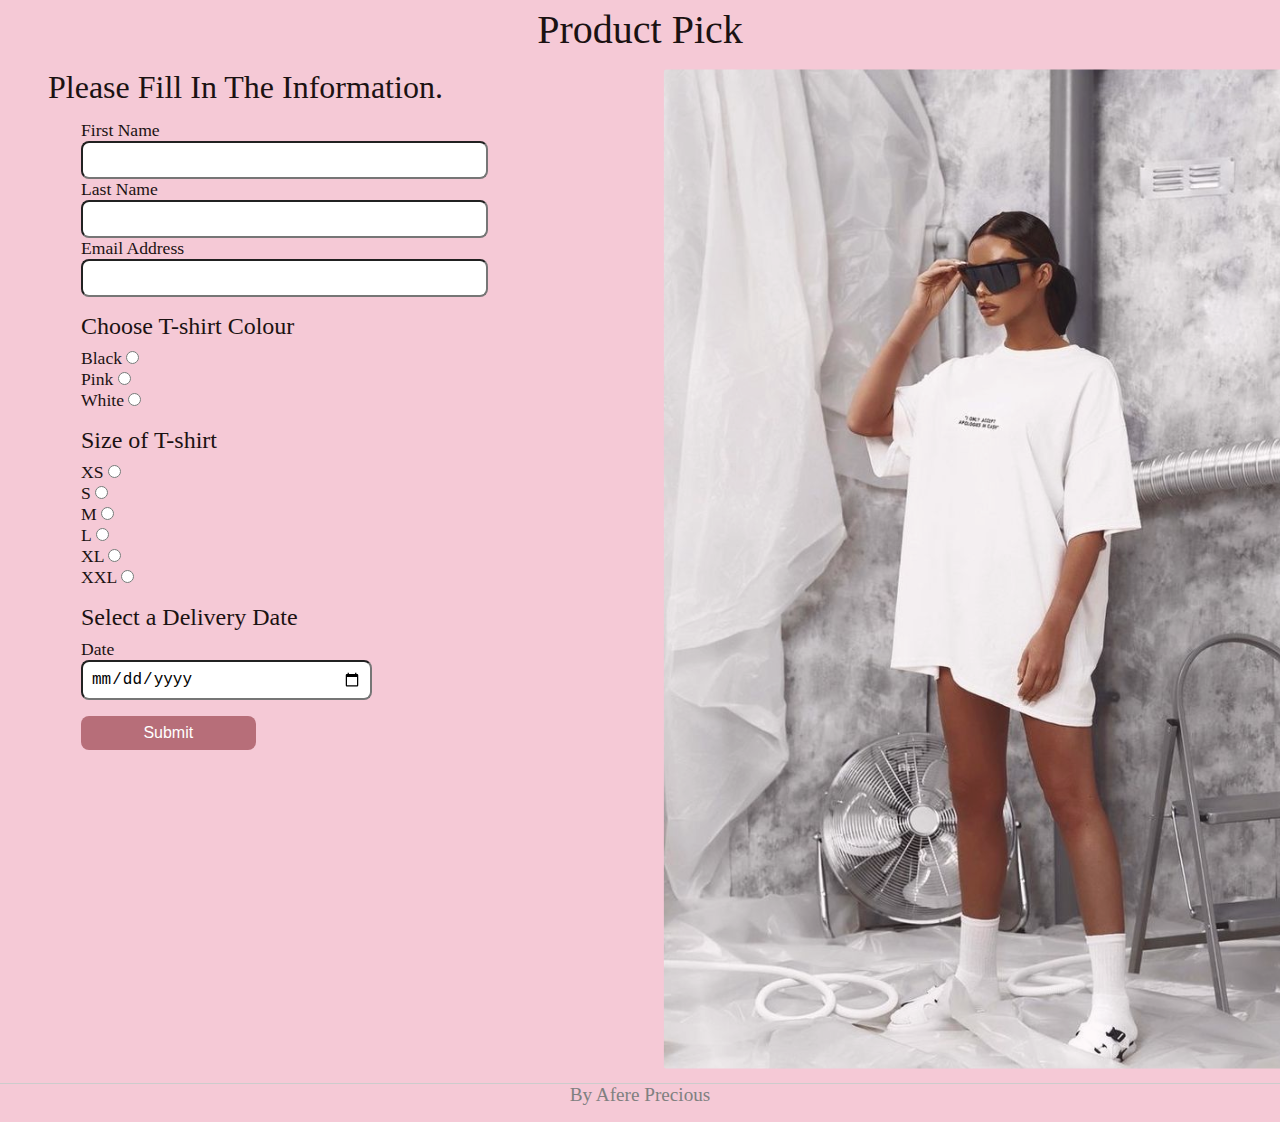
<file: Form-Controls/index.html>
<!DOCTYPE html>
<html lang="en">
  <head>
    <meta charset="utf-8" />
    <meta http-equiv="X-UA-Compatible" content="IE=edge" />
    <title>My form exercise</title>
    <meta name="description" content="" />
    <meta name="viewport" content="width=device-width, initial-scale=1" />
    <link rel="stylesheet" href="styles.css" />
  </head>
  <body>
    <header>
      <h1>Product Pick</h1>
    </header>
    <main>
        <h2>Please Fill In The Information.</h2>
      <div class="container">
      <form>
        <section class="form-section">
            <div class="firstname">
              <label for="firstname">First Name</label>
              <input type="text" name="firstname" id="firstname" required />
            </div>
            <div class="lastname">
              <label for="lastname">Last Name</label>
              <input type="text" name="lastname" id="lastname" required />
            </div>
            <div class="email">
              <label for="email">Email Address</label>
              <input type="email" name="email" id="email" required />
            </div>
            <div class="colour-tshirt">
              <h3>Choose T-shirt Colour</h3>
              <div>
                <label for="black">Black</label>
                <input type="radio" name="color-of-Tshirt" id="black" />
              </div>
              <div>
                <label for="Pink">Pink</label>
                <input type="radio" name="color-of-Tshirt" id="pink" />
              </div>
              <div>
                <label for="white">White</label>
                <input type="radio" name="color-of-Tshirt" id="white" />
              </div>
            </div>
            <div class="size-tshirt">
              <h3>Size of T-shirt</h3>
              <div>
                <label for="xs">XS</label>
                <input type="radio" name="size" id="xs" />
              </div>
              <div>
                <label for="s">S</label>
                <input type="radio" name="size" id="s" />
              </div>
              <div>
                <label for="m">M</label>
                <input type="radio" name="size" id="m" />
              </div>
              <div>
                <label for="l">L</label>
                <input type="radio" name="size" id="l" />
              </div>
              <div>
                <label for="xl">XL</label>
                <input type="radio" name="size" id="xl" />
              </div>
              <div>
                <label for="xxl">XXL</label>
                <input type="radio" name="size" id="xxl" />
              </div>
            </div>
            <div class="delivery-date">
              <h3>Select a Delivery Date</h3>
              <label for="date">Date</label>
              <input
                type="date"
                name="date"
                id="date"
                min="2024-09-26"
                max="2024-10-25"
                required
              />
            </div>
          <div>
            <button class="button" type="submit">Submit</button>
          </div>
        
      </form>
      </section>
      <div class="image-section"></div>
    </div>
    </main>
    <footer>
      <!-- change to your name-->
      <p>By Afere Precious<p>
    </footer>
  </body>
</html>
</file>
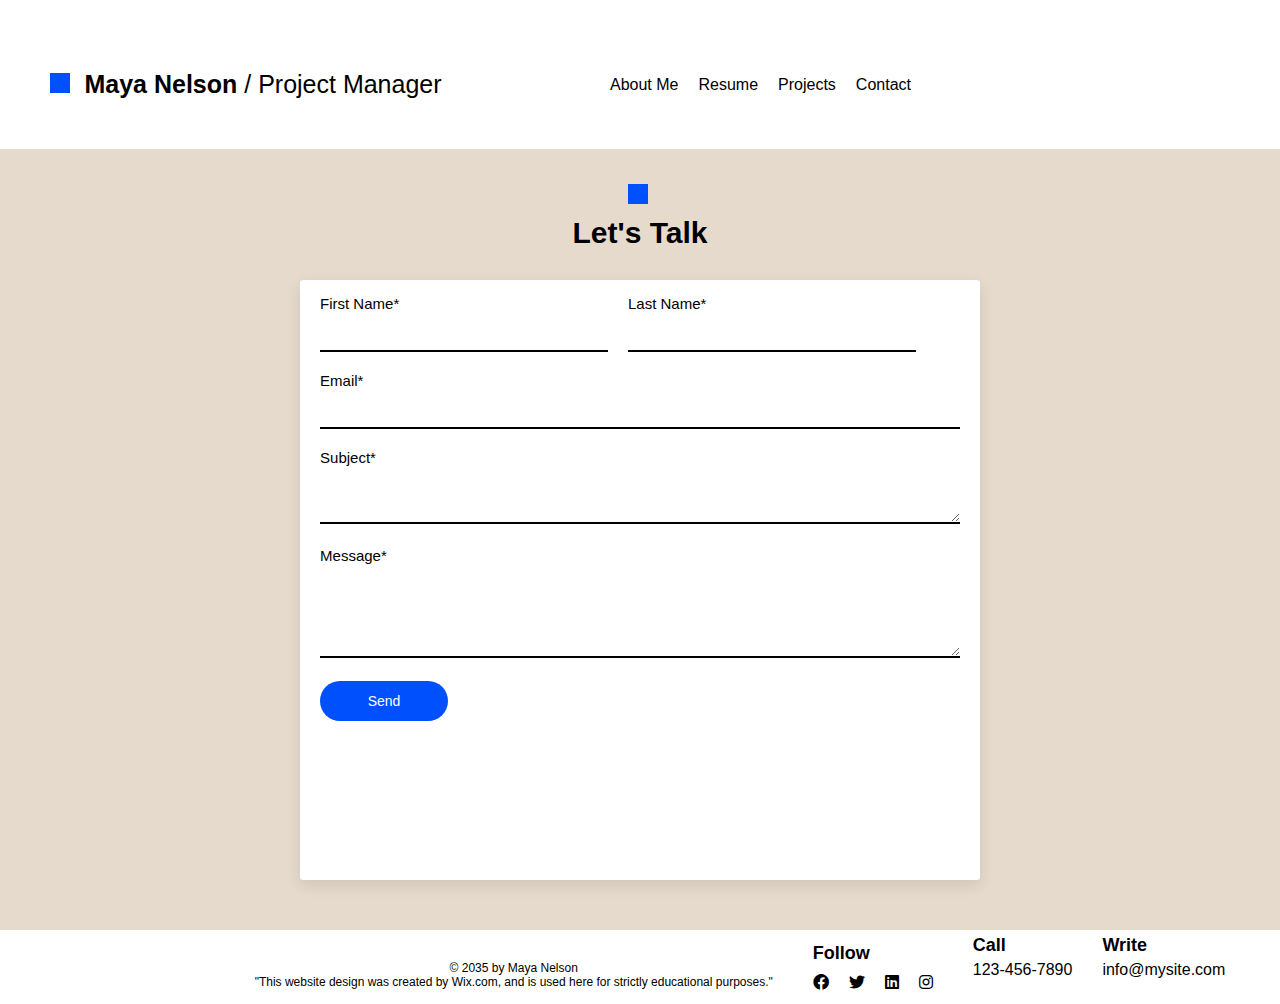
<file: MultiPage-Clone/contact.html>
<!DOCTYPE html>
<html lang="en">
  <head>
    <meta charset="UTF-8" />
    <meta name="viewport" content="width=device-width, initial-scale=1.0" />
    <title>Contact</title>
    <link
      rel="stylesheet"
      href="https://cdnjs.cloudflare.com/ajax/libs/font-awesome/6.0.0-beta3/css/all.min.css"
    />
    <link rel="stylesheet" href="https://fonts.google.com/specimen/Poppins  " />
    <link rel="stylesheet" href="https://fonts.google.com/specimen/Quicksand" />
    <link rel="stylesheet" href="css/main.css" />
  </head>
  <body class="body4">
    <header>
      <div class="header-left">
        <div class="square"></div>
        <h1>Maya Nelson <span> / Project Manager</span></h1>
        <p class="header-p">PROJECT MANAGER</p>
      </div>
      <label class="menu-icon" id="menuToggle">
        <a href="meun.html">
          <span></span>
          <span></span>
          <span></span>
        </a>
      </label>
      <nav id="menu">
        <ul>
          <li><a href="index.html">About Me</a></li>
          <li><a href="resume.html">Resume</a></li>
          <li><a href="projects.html">Projects</a></li>
          <li><a href="contact.html">Contact</a></li>
        </ul>
      </nav>
    </header>
    <main>
      <section>
        <div class="box-header">
        <div class="square6"></div>
        <div>
          <h2 class="contact-heading">Let's Talk</h2>
        </div>
    </div>
        <section class="form container">
          <form class="form-section" action="#" method="post" >
            <div class="full-name">
              <div class="firstname">
                <label for="first-name">First Name*</label>
                <input type="text" name="first-name" id="first-name" required />
              </div>
              <div class="last-name">
                <label for="last-name">Last Name*</label>
                <input type="text" name="last-name" id="last-name" required />
              </div>
            </div>
            <div class="email">
              <label for="email">Email*</label>
              <input type="email" name="email" id="email" required />
            </div>
            <div class="subject">
              <label for="subject">Subject*</label>
              <textarea
                id="subject"
                name="subject"
                rows="2"
                cols="25"
              ></textarea>
            </div>
            <div class="message">
              <label for="message">Message*</label>
              <textarea
                id="message"
                name="message"
                rows="4"
                cols="50"
              ></textarea>
            </div>
             <button type="submit">Send</button>
          </form>
        </section>
      </section>
       <!-- Contact Section -->
      <section class="contact-section">
        <div class="contact-info">
          <div class="call">
            <h3>Call</h3>
            <p>123-456-7890</p>
          </div>
          <div class="write">
            <h3>Write</h3>
            <p>info@mysite.com</p>
          </div>
        </div>

        <div class="contact-social">
          <h3 class="follow-contact">Follow</h3>
          <div class="social-media">
            <a href="#"
            ><i class="fa-brands fa-facebook fa-" style="color: black"></i>
          </a>
          <a href="#"
            ><i class="fa-brands fa-twitter fa" style="color: black"></i
          ></a>
          <a href="#"
            ><i class="fa-brands fa-linkedin fa" style="color: black"></i>
          </a>
          <a href="#"
            ><i class="fa-brands fa-instagram fa" style="color: black"></i>
          </a>
        </div>
          </div>
        </div>
        <!-- Footer Section -->
      <footer>
        <p>© 2035 by Maya Nelson</p>
        <p class="footer-p">"This website design was created by Wix.com, and is used here for strictly educational purposes."
</p>
      </footer>
      </section>

      

    </main>
  </body>
</html>
</file>
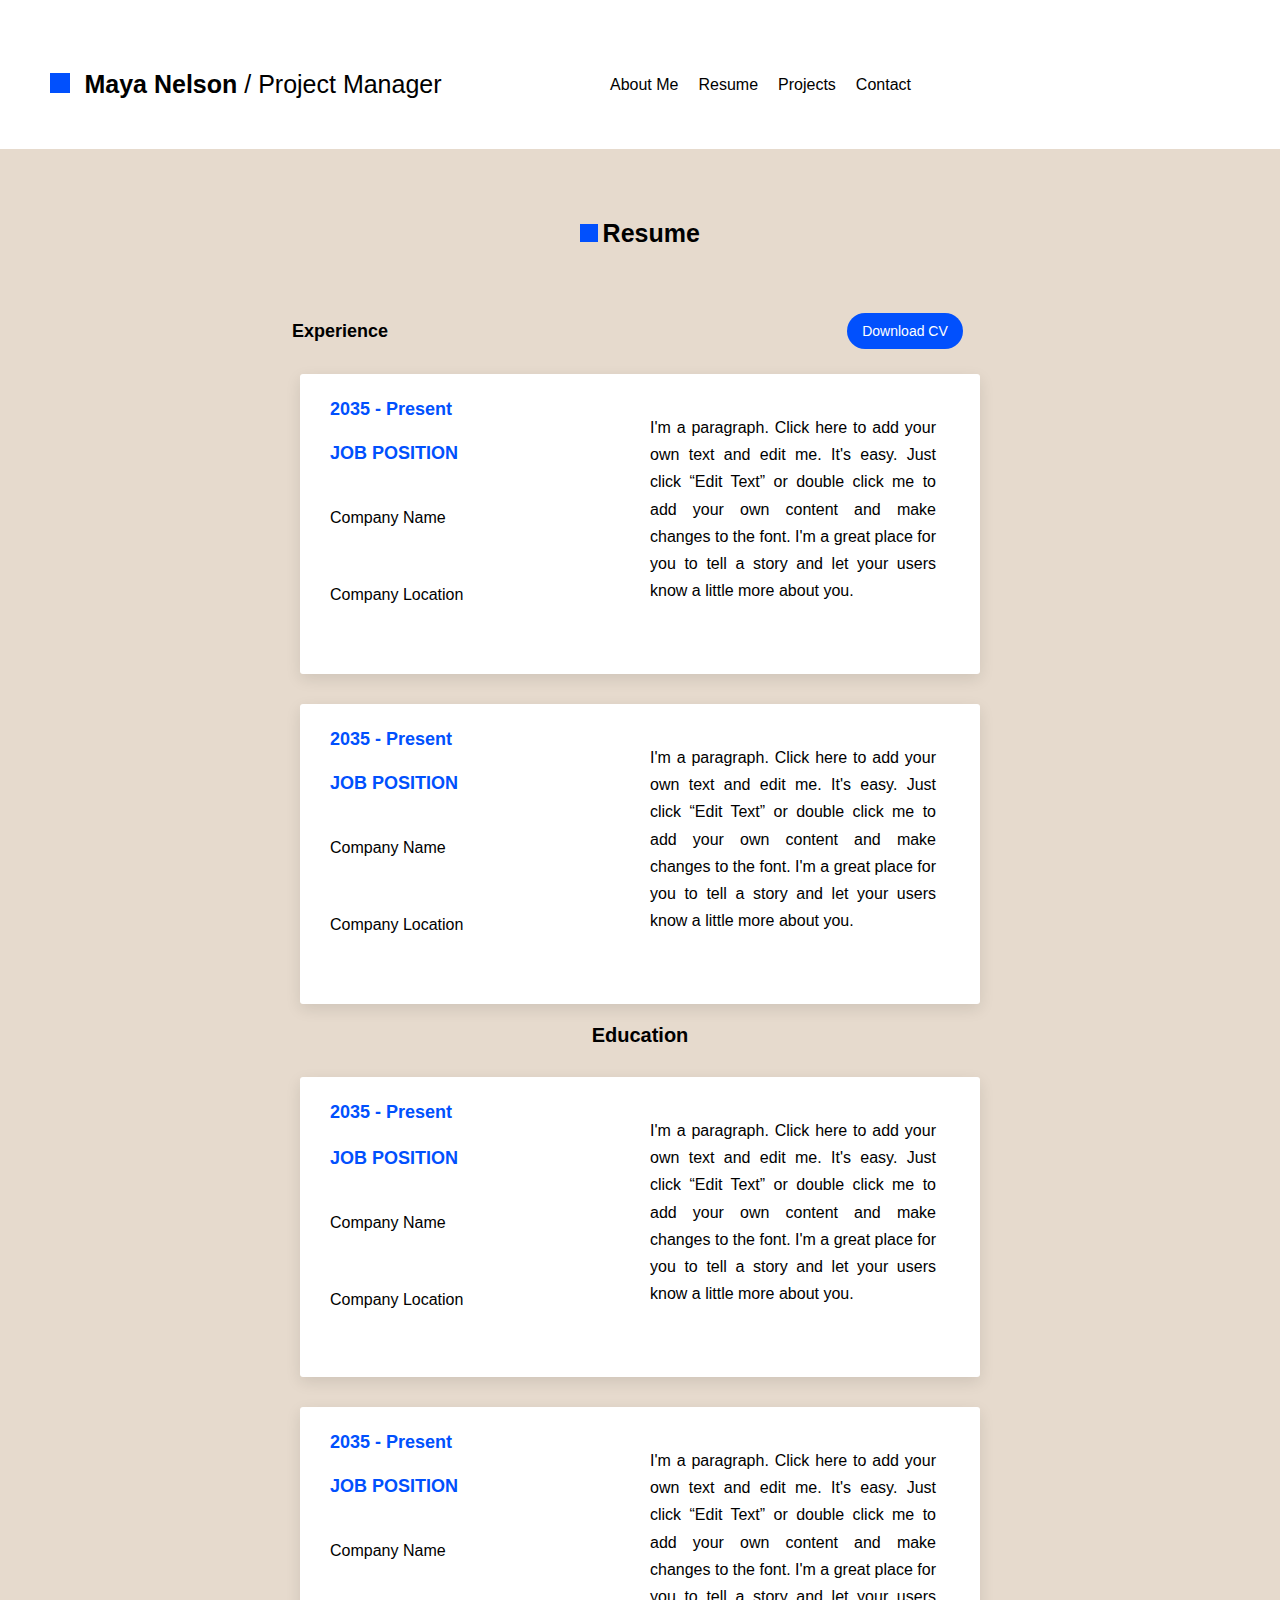
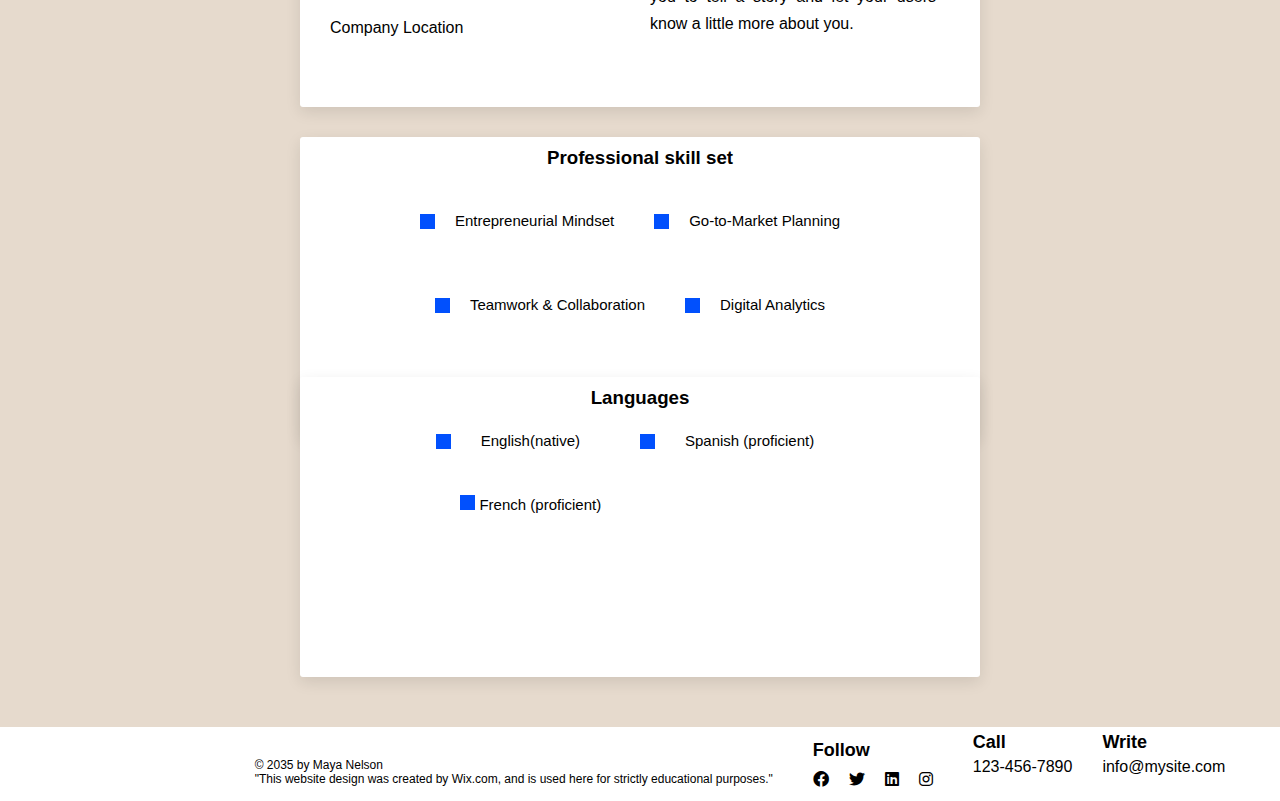
<file: MultiPage-Clone/resume.html>
<!DOCTYPE html>
<html lang="en">
  <head>
    <meta charset="UTF-8" />
    <meta name="viewport" content="width=device-width, initial-scale=1.0" />
    <title>Resume</title>
    <link rel="stylesheet" href="css/main.css" />
     <link
      rel="stylesheet"
      href="https://cdnjs.cloudflare.com/ajax/libs/font-awesome/6.0.0-beta3/css/all.min.css"
    />
    <link rel="stylesheet" href="https://fonts.google.com/specimen/Poppins  " />
    <link rel="stylesheet" href="https://fonts.google.com/specimen/Quicksand" />
  </head>
  <body class="body2">
    <header class="header-resume"> 
      <div class="header-left">
        <div class="square"></div>
        <h1>Maya Nelson<span> / Project Manager</span></h1>
        <p class="header-p">PROJECT MANAGER</p>
      </div>
      <label class="menu-icon" id="menuToggle">
        <a href="meun.html">
          <span></span>
          <span></span>
          <span></span>
        </a>
      </label>
      <nav id="menu">
        <ul>
          <li><a href="index.html">About Me</a></li>
          <li><a href="resume.html">Resume</a></li>
          <li><a href="projects.html">Projects</a></li>
          <li><a href="contact.html">Contact</a></li>
        </ul>
      </nav>
    </header>
    <main>
      <section class="resume-section">
        <span class="square2"></span>
        <h2>Resume</h2>
        <div class="experience">
          <div class="experience-text">Experience</div>
          <div class="resume-button">
            <a href="#">Download CV</a>
          </div>
        </div>
        <div class="first-paragraph">
            <div class="paragraph-flex">
           <h4 class="paragraph-h4"> 2035 - Present</h4>
           <h4>JOB POSITION</h4> 
           <p class="company-name">Company Name</p> 
           <p class="company-location">Company Location</p>
           </div>
           <div>
           <p> I'm a
            paragraph. Click here to add your own text and edit me. It's easy.
            Just click “Edit Text” or double click me to add your own content
            and make changes to the font. I'm a great place for you to tell a
            story and let your users know a little more about you.
          </p>
          </div>
        </div>
      <div class="first-paragraph">
            <div class="paragraph-flex">
           <h4 class="paragraph-h4"> 2035 - Present</h4>
           <h4>JOB POSITION</h4> 
           <p class="company-name">Company Name</p> 
           <p class="company-location">Company Location</p>
           </div>
           <div>
           <p> I'm a
            paragraph. Click here to add your own text and edit me. It's easy.
            Just click “Edit Text” or double click me to add your own content
            and make changes to the font. I'm a great place for you to tell a
            story and let your users know a little more about you.
          </p>
          </div>
        </div>
       
        <div>
          <div class="education">Education</div>
          <div class="first-paragraph">
            <div class="paragraph-flex">
           <h4 class="paragraph-h4"> 2035 - Present</h4>
           <h4 class="paragraph-h4">JOB POSITION</h4> 
           <p class="company-name">Company Name</p> 
           <p class="company-location">Company Location</p>
           </div>
           <div>
           <p> I'm a
            paragraph. Click here to add your own text and edit me. It's easy.
            Just click “Edit Text” or double click me to add your own content
            and make changes to the font. I'm a great place for you to tell a
            story and let your users know a little more about you.
          </p>
          </div>
        </div>
          <div class="first-paragraph">
            <div class="paragraph-flex">
           <h4 class="paragraph-h4"> 2035 - Present</h4>
           <h4>JOB POSITION</h4> 
           <p class="company-name">Company Name</p> 
           <p class="company-location">Company Location</p>
           </div>
           <div>
           <p> I'm a
            paragraph. Click here to add your own text and edit me. It's easy.
            Just click “Edit Text” or double click me to add your own content
            and make changes to the font. I'm a great place for you to tell a
            story and let your users know a little more about you.
          </p>
          </div>
        </div>
          <div class="resume-container">
            <div class="skills">
                <h3>Professional skill set</h3>
                <div class="resume1">
            <div class="square3"></div>
            <div class="items">Entrepreneurial Mindset</div><br/>
            <div class="square3"></div>
            <div class="items">Go-to-Market Planning</div><br/>
                </div>
                <div class="resume2">
            <div class="square3"></div>
            <div class="items">Teamwork & Collaboration</div><br/>
            <div class="square3"></div>
            <div class="items">Digital Analytics</div><br/>
            </div>
            </div>
            <div class="language">
                <h3>Languages</h3>
                <div class="language1">
                <div class="square3"></div>
                <div class="items">English(native)</div><br/>
                <div class="square3"></div>
                <div  class="items">Spanish (proficient)</div><br/>
                </div>
                <div class="french">
                <div class="square3"></div>
                <div class="items">French (proficient)</div><br/>
                </div>
            </div>
          </div>
        </div>
      </section>
       <section class="contact-section">
        <div class="contact-info">
          <div class="call">
            <h3>Call</h3>
            <p>123-456-7890</p>
          </div>
          <div class="write">
            <h3>Write</h3>
            <p>info@mysite.com</p>
          </div>
        </div>

        <div class="contact-social">
          <h3 class="follow">Follow</h3>
          <div class="social-media">
            <a href="#"
            ><i class="fa-brands fa-facebook fa-" style="color: black"></i>
          </a>
          <a href="#"
            ><i class="fa-brands fa-twitter fa" style="color: black"></i
          ></a>
          <a href="#"
            ><i class="fa-brands fa-linkedin fa" style="color: black"></i>
          </a>
          <a href="#"
            ><i class="fa-brands fa-instagram fa" style="color: black"></i>
          </a>
        </div>
          </div>
        </div>
         <footer>
            <div class="footer-resume">
        <p>© 2035 by Maya Nelson</p>
        <p class="footer-p">"This website design was created by Wix.com, and is used here for strictly educational purposes."</p>
        </div>
      </footer>
      </section>
    </main>
  </body>
</html>
</file>
<file: Form-Controls/styles.css>
/* universal styles */
* {
  padding: 0;
  margin: 0;
  box-sizing: border-box;
}
/*body*/
body {
  font-family: garamond, serif;
  margin: 0;
  padding: 0;
  color: #1b1212;
  background-color: #f5c9d6;
}
/*h1*/
h1 {
  margin-top: 0.4rem;
  text-align: center;
  margin-bottom: 1rem;
  font-size: 2.5rem;
  font-weight: 500;
}
/*h2*/
h2 {
  margin-top: 0.7rem;
  margin-bottom: 0.8rem;
  margin-left: 3rem;
  font-weight: 500;
  font-size: 2rem;
}
/*wrapper*/
.container {
  display: grid;
  grid-template-columns: 1fr 1fr;
  margin-left: 3rem;
  gap: 2rem;
  padding-left: 2rem;
  padding-bottom: 2rem;
  align-items: start;
}
/*Form*/
.form-section {
  display: flex;
  flex-direction: column;
  border: 1px solid transparent;
  height: 100vh;
  font-size: 1.1rem;
}

.form-section form {
  display: grid;
  grid-template-columns: 1fr;
  row-gap: 1.5rem;
}

form h3 {
  margin-bottom: 0.5rem;
}
.colour-tshirt h3 {
  margin-top: 1rem;
  font-size: 1.5rem;
  font-weight: 400;
}
.colour-tshirt input {
  accent-color: #b76e79;
}

.size-tshirt h3 {
  margin-top: 1rem;
  font-size: 1.5rem;
  font-weight: 400;
}
.size-tshirt input {
  accent-color: grey;
}
.delivery-date h3 {
  margin-top: 1rem;
  font-size: 1.5rem;
  font-weight: 400;
}
.input [type="date"] {
  margin-top: 2rem;
}
form label {
  margin-bottom: 0.4rem;
}
.firstname {
  width: 70%;
}
.lastname {
  width: 70%;
}
.email {
  width: 70%;
}
.delivery-date {
  width: 50%;
}
.button {
  width: 30%;
  margin-top: 1rem;
}
input[type="text"],
input[type="email"],
input[type="date"],
button {
  width: 100%;
  padding: 0.5rem;
  font-size: 1rem;
  border-radius: 8px;
}

button {
  cursor: pointer;
  background-color: #b76e79;
  color: white;
  border: none;
}

.image-section {
  background-image: url(image/Оверсайз.jpeg);
  background-position: left center;
  background-repeat: no-repeat;
  background-size: cover;
  background-blend-mode: multiply;
  height: 100vh;
  max-width: 100%;
  width: 100%;
  z-index: -1;
  border-radius: 2px;
  transform: scale(1.11);
  opacity: 0.9;
}
/*footer*/
footer {
  text-align: center;
  margin-top: 2rem;
  margin-bottom: 1rem;
  font-weight: 400;
  font-size: 1.2rem;
  color: #808080;
  border-top: 1px solid #ccc;
}
/*media query for screen 768px*/
@media screen and (max-width: 768px) {
  .image-section {
    display: none;
  }

  body {
    background-image: url(image/Оверсайз.jpeg);
    background-size: cover;
    background-position: center;
    background-repeat: no-repeat;
    height: 100vh;
    color: #1b1212;
  }
  label {
    font-size: 1.3rem;
  }
  .firstname {
    width: 100%;
  }
  .lastname {
    width: 100%;
  }
  .email {
    width: 100%;
  }
  .delivery-date {
    width: 80%;
  }
  .button {
    width: 38%;
  }
  h3 {
    font-size: 1.8rem;
  }
  footer {
    font-size: 1.3rem;
    margin: 0;
    padding: 0;
    bottom: 5rem;
    text-align: center;
  }
}
/*media query for screen 1000px*/
@media screen and (max-width: 1000px) {
  label {
    font-size: 1.3rem;
  }
  .image-section {
    width: 100%;
  }
}
</file>
<file: MultiPage-Clone/css/main.css>
/* Reset default browser styles */
* {
  margin: 0;
  padding: 0;
  box-sizing: border-box;
}

/* Root variables for colors */
:root {
  --Dark-beige: #e6dacd;
  --Light-beige: #f4ece6;
  --Royal-blue: #0150fd;
  --Black: #000;
  --White: #fff;
  --heading-text: "Poppins", sans-serif;
  --body-text: "Quicksand", sans-serif;
}

/* Body and general styles */
body {
  font-family: var(--body-text);
  background-color: var(--White);
  display: flex;
  flex-direction: column;
  align-items: center;
  max-width: 100%;
}

/* Header section */
header {
  width: 100%;
  display: flex;
  justify-content: space-between;
  align-items: center;
  padding: 10px;
}
.square {
  width: 15px;
  height: 15px;
  display: inline-block;
  background-color: var(--Royal-blue);
}

.header-left h1 {
  display: inline-block;
  font-size: 20px;
  font-family: var(--heading-text);
  margin-top: 20px;
}
.header-left span {
  display: none;
}
.header-p {
  margin-top: 10px;
  margin-bottom: 10px;
  font-weight: normal;
  font-size: 14px;
}

/* Menu Icon Container */
.menu-icon {
  display: inline-block;
  cursor: pointer;
  z-index: 1001;
}

/* Each Line of the Hamburger */
.menu-icon span {
  display: block;
  width: 30px;
  height: 3px;
  background-color: var(--Royal-blue);
  margin: 6px 0;
  transition: 0.4s;
}

/* Menu items,  hidden */
#menu {
  display: none;
  position: absolute;
  z-index: 1000;
}

#menu.active {
  display: inline;
}

#menu ul {
  list-style-type: none;
  padding: 0;
}

#menu ul li {
  margin: 10px 0;
}

#menu ul li a {
  text-decoration: none;
  font-size: 16px;
  color: var(--Black);
}

/* Main layout */
main {
  width: 100%;
  display: flex;
  flex-direction: column;
  align-items: center;
}

/* Profile Card */
.profile-card {
  position: relative;
  z-index: 10;
  margin-top: 25px;
  height: 350px;
  width: 90%;
  max-width: 400px;
  background-color: var(--Light-beige);
  border-radius: 3px;
  box-shadow: 0 5px 15px rgba(0, 0, 0, 0.1);
  text-align: center;
  margin-bottom: 20px;
  margin-left: 15px;
}

.profile-img img {
  width: 120px;
  height: 120px;
  border-radius: 50%;
  object-fit: cover;
  margin-top: 5px;
  margin-bottom: 20px;
}

.profile-header h2 {
  font-size: 24px;
  font-weight: bold;
  margin-bottom: 5px;
  font-family: var(--heading-text);
}

.profile-header p {
  font-size: 16px;
  margin-bottom: 10px;
}

.profile-header hr {
  border: 1px solid var(--Royal-blue);
  width: 30%;
  margin: 10px auto;
}

/* Buttons */
.profile-buttons {
  margin: 20px 0;
}

.profile-buttons .btn {
  text-decoration: none;
  padding: 10px 20px;
  border-radius: 20px;
  font-family: var(--heading-text);
  display: inline-block;
}

.resume-btn {
  background-color: var(--Royal-blue);
  color: var(--White);
}

.projects-btn {
  background-color: var(--White);
  color: var(--Black);
  border: 1px solid var(--Black);
}
.profile-btn a {
  display: none;
}
/* Social media icons */
.social-icons {
  margin-top: 20px;
  background-color: var(--White);
  display: flex;
  justify-content: center;
  gap: 3px;
  align-items: center;
  padding: 12px;
}

.social-icons a {
  margin: 0 5px;
}

.social-icons img {
  width: 25px;
  height: 25px;
}

/* Hello Section */
.hello-section {
  position: relative;
  z-index: 1;
  width: 100%;
  background-color: var(--Dark-beige);
  text-align: center;
  margin-top: 20px;
  height: 800px;
  margin-top: -150px;
}

.hello-section h1 {
  text-align: left;
  margin-left: 10px;
  font-size: 40px;
  font-weight: 600;
  font-family: var(--heading-text);
  margin-top: 20px;
  padding-top: 200px;
}

.hello-section .intro {
  font-size: 19px;
  font-weight: 600;
  margin: 15px 10px;
  text-align: left;
  font-family: var(--body-text);
}

.hello-section .description {
  font-family: var(--body-text);
  font-size: 18px;
  line-height: 1.6;
  font-weight: 300;
  margin-bottom: 20px;
  padding: 0 10px;
  width: 280px;
  padding-left: 15px;
  text-align: justify;
  width: 100%;
}
.paragraph {
  font-family: var(--body-text);
  font-size: 18px;
  line-height: 1.6;
  font-weight: 300;
  padding: 10px 10px;
  width: 100%;
  text-align: justify;
  padding: 0 10px;
  margin-top: 5px;
}

/* Contact Section */
.contact-section {
  width: 100%;
  background-color: var(--White);
  padding: 20px;
  position: relative;
}

.contact-info {
  display: flex;
  justify-content: space-between;
  margin-bottom: 20px;
}

.contact-info h3 {
  font-size: 18px;
  font-family: var(--heading-text);
  font-weight: 600;
  font-family: var(--body-text);
  margin-bottom: 5px;
}

.contact-info p {
  font-size: 16px;
  font-weight: 300;
  font-family: var(--body-text);
}

/* Contact Social Media Section */
.contact-social h3 {
  text-align: start;
  font-size: 18px;
  margin-bottom: 10px;
  font-weight: 600;
  font-family: var(--body-text);
}

.social-media {
  display: flex;
  justify-content: start;
  align-items: center;
  gap: 20px;
}

.social-media a img {
  width: 25px;
  height: 25px;
}

/* Footer */
footer {
  margin-top: 20px;
  font-size: 10px;
  color: var(--Black);
  font-family: var(--body-text);
  font-weight: 300;
  margin-left: 5px;
  margin-bottom: 5px;
}
/*About me menu dropdown section*/
.body {
  box-sizing: border-box;
  background-color: var(--Light-beige);
  border-radius: 8px;
}
.menu-header {
  background-color: transparent;
}
.menu-toggle {
  display: inline-block;
  cursor: pointer;
  position: relative;
  width: 35px;
  height: 35px;
}

.x-bar1,
.x-bar2 {
  position: absolute;
  background-color: var(--Black);
  height: 4px;
  width: 100%;
  top: 50%;
  left: 0;
  transform-origin: center;
  transition: transform 0.4s;
}

.x-bar1 {
  transform: rotate(45deg); /* Top-right to bottom-left */
}

.x-bar2 {
  transform: rotate(-45deg); /* Top-left to bottom-right */
}

.menu-section2 ul {
  display: flex;
  justify-content: space-between;
  flex-direction: column;
  margin-top: 60px;
  gap: 40px;
  list-style: none;
}
.menu-section2 li a {
  text-decoration: none;
  font-family: var(--body-text);
  font-weight: 600;
  font-size: 2.5rem;
  color: var(--Black);
}
.menu-section2 li a:hover {
  color: var(--Royal-blue);
  transition: 0.3s ease;
  cursor: pointer;
}
/*Resume section*/
.body2 {
  background-color: var(--Dark-beige);
}
header {
  background-color: var(--White);
  overflow: hidden;
}
.resume-section {
  margin-top: 70px;
  text-align: center;
}
.resume-section h2 {
  display: inline-block;
  font-size: 25px;
  font-family: var(--heading-text);
}
.square2 {
  width: 18px;
  height: 18px;
  display: inline-block;
  background-color: var(--Royal-blue);
}
.experience {
  display: flex;
  justify-content: space-between;
  align-items: center;
  gap: 30px;
  margin-top: 70px;
}
.experience a {
  text-decoration: none;
  width: 30%;
  padding: 10px 15px;
  background-color: var(--Royal-blue);
  color: var(--White);
  border: none;
  cursor: pointer;
  font-size: 14px;
  font-family: var(--body-text);
  font-weight: 300;
  border-radius: 30px;
  transition: background-color 0.3s ease;
  text-align: center;
  margin-right: 10px;
}
.experience-text {
  font-family: var(--body-text);
  font-weight: 600;
  font-size: 18px;
  margin-left: 12px;
}
.experience-text a {
  font-family: var(--body-text);
  font-size: 13px;
  font-weight: 300;
}
.first-paragraph {
  position: relative;
  z-index: 10;
  margin-top: 25px;
  height: 350px;
  max-width: 400px;
  background-color: var(--White);
  border-radius: 3px;
  box-shadow: 0 5px 15px rgba(0, 0, 0, 0.1);
  text-align: center;
  margin-bottom: 20px;
  margin: 5px 20px;
}
.first-paragraph p {
  font-family: var(--body-text);
  font-size: 16px;
  line-height: 1.4;
  font-weight: 300;
  margin: 0;
  width: 100%;
  text-align: justify;
  padding: 10px 10px;
}
.education {
  font-family: var(--body-text);
  font-weight: 600;
  font-size: 20px;
  margin-top: 20px;
  text-align: center;
}
h4 {
  font-family: var(--body-text);
  font-weight: 600;
  font-size: 20px;
  margin-top: 5px;
  text-align: center;
  padding-top: 5px;
}
.skills {
  position: relative;
  z-index: 10;
  margin-top: 25px;
  height: 350px;
  max-width: 400px;
  background-color: var(--White);
  border-radius: 3px;
  box-shadow: 0 5px 15px rgba(0, 0, 0, 0.1);
  text-align: center;
  margin-bottom: 20px;
  margin: 0 20px;
  margin-top: 30px;
  padding-top: 10px;
}
.square3 {
  width: 15px;
  height: 15px;
  display: inline-block;
  background-color: var(--Royal-blue);
}
.items {
  display: inline-block;
  font-size: 15px;
  font-family: var(--body-text);
  font-weight: 300;
  line-height: 4rem;
  text-align: justify;
}
.language {
  position: relative;
  z-index: 10;
  margin-top: 25px;
  height: 350px;
  max-width: 400px;
  background-color: var(--White);
  border-radius: 3px;
  box-shadow: 0 5px 15px rgba(0, 0, 0, 0.1);
  text-align: center;
  margin-bottom: 20px;
  margin: 0 20px;
  margin-top: 30px;
  margin-bottom: 50px;
  padding-top: 10px;
}
.follow {
  text-align: start;
  font-size: 18px;
  margin-bottom: 10px;
  font-weight: 600;
  font-family: var(--body-text);
}
.first-paragraph span {
  color: var(--Royal-blue);
  font-weight: 600;
}
/*Projects Section*/
.body3 {
  background-color: var(--Dark-beige);
}
.project-section {
  margin-top: 70px;
  text-align: center;
}
.project-section h2 {
  display: inline-block;
  font-size: 25px;
  font-family: var(--heading-text);
}
.project-text {
  font-family: var(--body-text);
  font-size: 16px;
  line-height: 1.7;
  font-weight: 300;
  margin: 0;
  padding: 0;
  width: 100%;
  padding: 0 10px;
  margin-top: 5px;
}
.project-text p {
  max-width: 800px;
}
.project-container {
  display: grid;
  grid-template-columns: 1fr;
  grid-template-rows: 1fr;
  position: relative;
  z-index: 10;
  margin-top: 30px;
  margin-bottom: 5px;
  margin-left: 5%;
  margin-right: 3%;
  height: auto;
  width: 90%;
  background-color: var(--White);
  border-radius: 3px;
  box-shadow: 0 5px 15px rgba(0, 0, 0, 0.1);
  text-align: center;
}
.project-image img {
  width: 100%;
  height: 100%;
  margin: 0;
  padding: 0;
}

h4 {
  font-size: 18px;
  font-weight: 600;
  font-family: var(--body-text);
  text-align: start;
  color: var(--Royal-blue);
  margin-top: 18px;
  margin-left: 10px;
}
.sub-title {
  font-size: 12px;
  font-family: var(--body-text);
  text-align: start;
  font-weight: 600;
  margin-left: 25px;
}
.square5 {
  width: 10px;
  height: 45px;
  background-color: var(--Royal-blue);
  margin-top: 15px;
}
.project1 {
  display: flex;
  align-items: center;
}
.project-container .paragraph {
  margin-top: 20px;
}
.contact-section {
  margin-top: 40px;
}
/*Form-section*/
.body4 {
  display: flex;
  justify-content: center;
  align-items: center;
  background-color: var(--Dark-beige);
}
.square6 {
  width: 20px;
  height: 20px;
  display: inline-block;
  background-color: var(--Royal-blue);
  margin-top: 30px;
  margin-right: 5px;
}
.box-header {
  display: flex;
  flex-direction: column;
  align-items: center;
  padding-top: 5px;
}
.contact-heading {
  padding-top: 12px;
  font-size: 30px;
  font-family: var(--heading-text);
}
.form-section {
  position: relative;
  z-index: 10;
  margin-top: 25px;
  height: 600px;
  max-width: 400px;
  background-color: var(--White);
  border-radius: 3px;
  box-shadow: 0 5px 15px rgba(0, 0, 0, 0.1);
  text-align: start;
  margin-bottom: 20px;
  margin: 0 20px;
  margin-top: 30px;
  margin-bottom: 50px;
  padding: 15px 20px;
  font-family: var(--body-text);
  font-size: 15px;
}
.form-section input,
.form-section textarea {
  border: none;
  border-bottom: 2px solid var(--Black);
  margin-bottom: 20px;
  padding: 10px;
  font-size: 16px;
  background-color: transparent;
  outline: none;
  width: 100%;
}
.form-section button {
  padding: 12px;
  width: 100%;
  background-color: var(--Royal-blue);
  color: var(--White);
  border: none;
  cursor: pointer;
  font-size: 14px;
  font-family: var(--body-text);
  font-weight: 300;
  border-radius: 30px;
  transition: background-color 0.3s ease;
  text-align: center;
}
.form-section button:hover {
  background-color: var(--Royal-blue);
  transition: background-color 0.3s ease;
}
.follow-contact {
  text-align: start;
}
/*media query for big screen-About me section*/
@media screen and (min-width: 768px) {
  body {
    margin: 0;
    padding: 0;
    box-sizing: border-box;
  }
  .profile-box {
    position: relative;
    z-index: 1;
    display: inline-block;
    height: 650px;
    box-shadow: 0 5px 15px rgba(0, 0, 0, 0.1);
    width: 680px;
    background-color: var(--Dark-beige);
    margin-right: 1000px;
    margin-top: 80px;
  }
  .grid-section {
    display: flex;
    justify-content: center;
    align-items: center;
    height: 100vh;
    margin-top: -500px;
  }
  .grid-container {
    display: grid;
    grid-template-columns: 400px auto;
    border-radius: 10px;
    gap: 20px;
  }
  .hello-section {
    width: 360px;
    background-color: var(--White);
  }
  .profile-card {
    height: 500px;
    margin-left: 45px;
  }
  .social-icons {
    margin-top: 120px;
    padding-top: 20px;
    gap: 20px;
  }
  .hello-section h1 {
    padding-top: 30px;
    padding-right: 20px;
    font-size: 100px;
    text-align: center;
  }
  .hello-section .intro {
    text-align: center;
    font-size: 20px;
  }
  .hello-section p {
    margin-top: 15px;
  }
  .profile-btn {
    margin-top: 50px;
    margin-bottom: 50px;
  }
  .profile-btn a {
    display: inline !important;
    text-decoration: none;
    padding: 10px 20px;
    border-radius: 20px;
    font-family: var(--heading-text);
    display: inline-block;
  }

  .resume-btn2 {
    background-color: var(--Royal-blue);
    color: var(--White);
  }

  .projects-btn2 {
    background-color: var(--White);
    color: var(--Black);
    border: 1px solid var(--Black);
  }
  .profile-buttons {
    display: none;
  }
  .profile-img img {
    width: 180px;
    height: 180px;
    border-radius: 50%;
    object-fit: cover;
    margin-top: 33px;
    margin-bottom: 20px;
  }

  .profile-header h2 {
    font-size: 30px;
    font-weight: bold;
    margin-bottom: 10px;
    font-family: var(--heading-text);
  }

  .profile-header p {
    font-size: 18px;
    margin-top: 30px;
    margin-bottom: 10px;
    font-weight: 300;
    line-height: 2;
  }
  .social-icons .profile-header hr {
    border: 1.5px solid var(--Royal-blue);
    width: 20%;
    margin: 15px auto;
  }
  .menu-icon {
    display: none;
  }
  #menu {
    display: inline;
  }
  nav ul {
    display: flex;
    gap: 20px;
    align-items: center;
    margin-top: 20px;
    margin-left: 400px;
    font-weight: 300;
    margin-right: 10px;
    font-size: 18px;
    transition: color 0.3s ease;
  }
  #menu ul li a:hover {
    color: var(--Royal-blue);
  }
  .header-p {
    display: none;
  }
  .header-left h1 {
    margin-left: 10px;
    font-size: 25px;
  }
  .square {
    width: 20px;
    height: 20px;
  }
  .header-left span {
    display: inline;
    font-weight: 300;
  }
  .contact-section {
    display: flex;
    justify-content: flex-end;
    gap: 40px;
    margin-top: 60px;
    margin-left: 50px;
  }
  .contact-info {
    gap: 30px;
  }
  footer {
    display: flex;
    flex-direction: column;
    align-items: center;
    font-size: 12px;
    text-align: center;
    margin-left: 200px;
  }
}
@media screen and (min-width: 900px) {
  .grid-section {
    margin-top: -570px;
  }
  nav ul {
    margin-left: 560px;
  }
  .contact-section {
    margin-right: 380px;
  }
}

@media screen and (min-width: 1400px) {
  .grid-section {
    margin-top: -700px;
  }
  nav ul {
    margin-left: 1060px;
  }
  .contact-section {
    margin-bottom: 100px;
  }
  .profile-box {
    height: 750px;
  }
}
@media screen and (min-width: 1440px) {
  .grid-section {
    margin-top: -700px;
  }
  nav ul {
    margin-left: 1060px;
  }
  .contact-section {
    margin-bottom: 40px;
  }
  .profile-box {
    height: 750px;
  }
}
/*resume Section Media query*/
@media screen and (min-width: 768px) {
  .header-resume {
    padding: 50px;
  }
  .first-paragraph {
    display: grid;
    grid-template-columns: 50% 50%;
    margin-top: 30px;
    max-width: 680px;
    height: 300px;
  }
  .first-paragraph p {
    margin-top: 30px;
    line-height: 1.7;
    width: 90%;
  }
  .paragraph-h4 {
    margin-top: 20px;
  }
  .paragraph-flex {
    padding-left: 20px;
  }
  .resume1 {
    margin-top: 20px;
    display: flex;
    gap: 20px;
    justify-content: center;
    align-items: center;
  }
  .resume2 {
    margin-top: 20px;
    display: flex;
    gap: 20px;
    justify-content: center;
    align-items: center;
  }
  .skills,
  .language {
    max-width: 680px;
    height: 300px;
  }
  .language {
    z-index: 20;
    margin-top: -60px;
  }
  .language1 {
    display: flex;
    gap: 30px;
    justify-content: center;
    align-items: center;
  }
  .contact-section {
    display: flex;
    flex-direction: row-reverse;
    justify-content: center;
    align-items: center;
    padding: 5px 10px;
    margin: 0;
  }
  .french {
    text-align: start;
    padding-left: 160px;
  }
  .footer-resume p {
    text-align: start;
  }
  .resume-button {
    width: 25%;
    padding: 5px 15px;
    font-size: 14px;
  }
}
/*Project section*/
@media screen and (min-width: 768px) {
  .project-container {
    display: flex;
    justify-content: center;
    align-items: center;
    max-width: 800px;
    height: auto;
    padding: 0;
    width: 100%;
  }
  .project-image {
    max-width: 600px;
    width: 100%;
    height: auto;
    display: block;
    margin: 0;
    padding: 0;
  }
  .project-image img {
    width: 350px;
    height: auto;
    object-fit: contain;
    display: block;
  }
}
/*Contact section for media query*/
@media screen and (min-width: 768px) {
  header {
    padding: 50px;
  }
  .header-left h1 {
    padding-right: 20px;
  }
  .form-section {
    max-width: 800px;
    height: 600px;
  }
  .full-name {
    display: grid;
    grid-template-columns: 45% 45%;
    gap: 20px;
  }
  .form-section button {
    width: 20%;
  }
}
</file>
